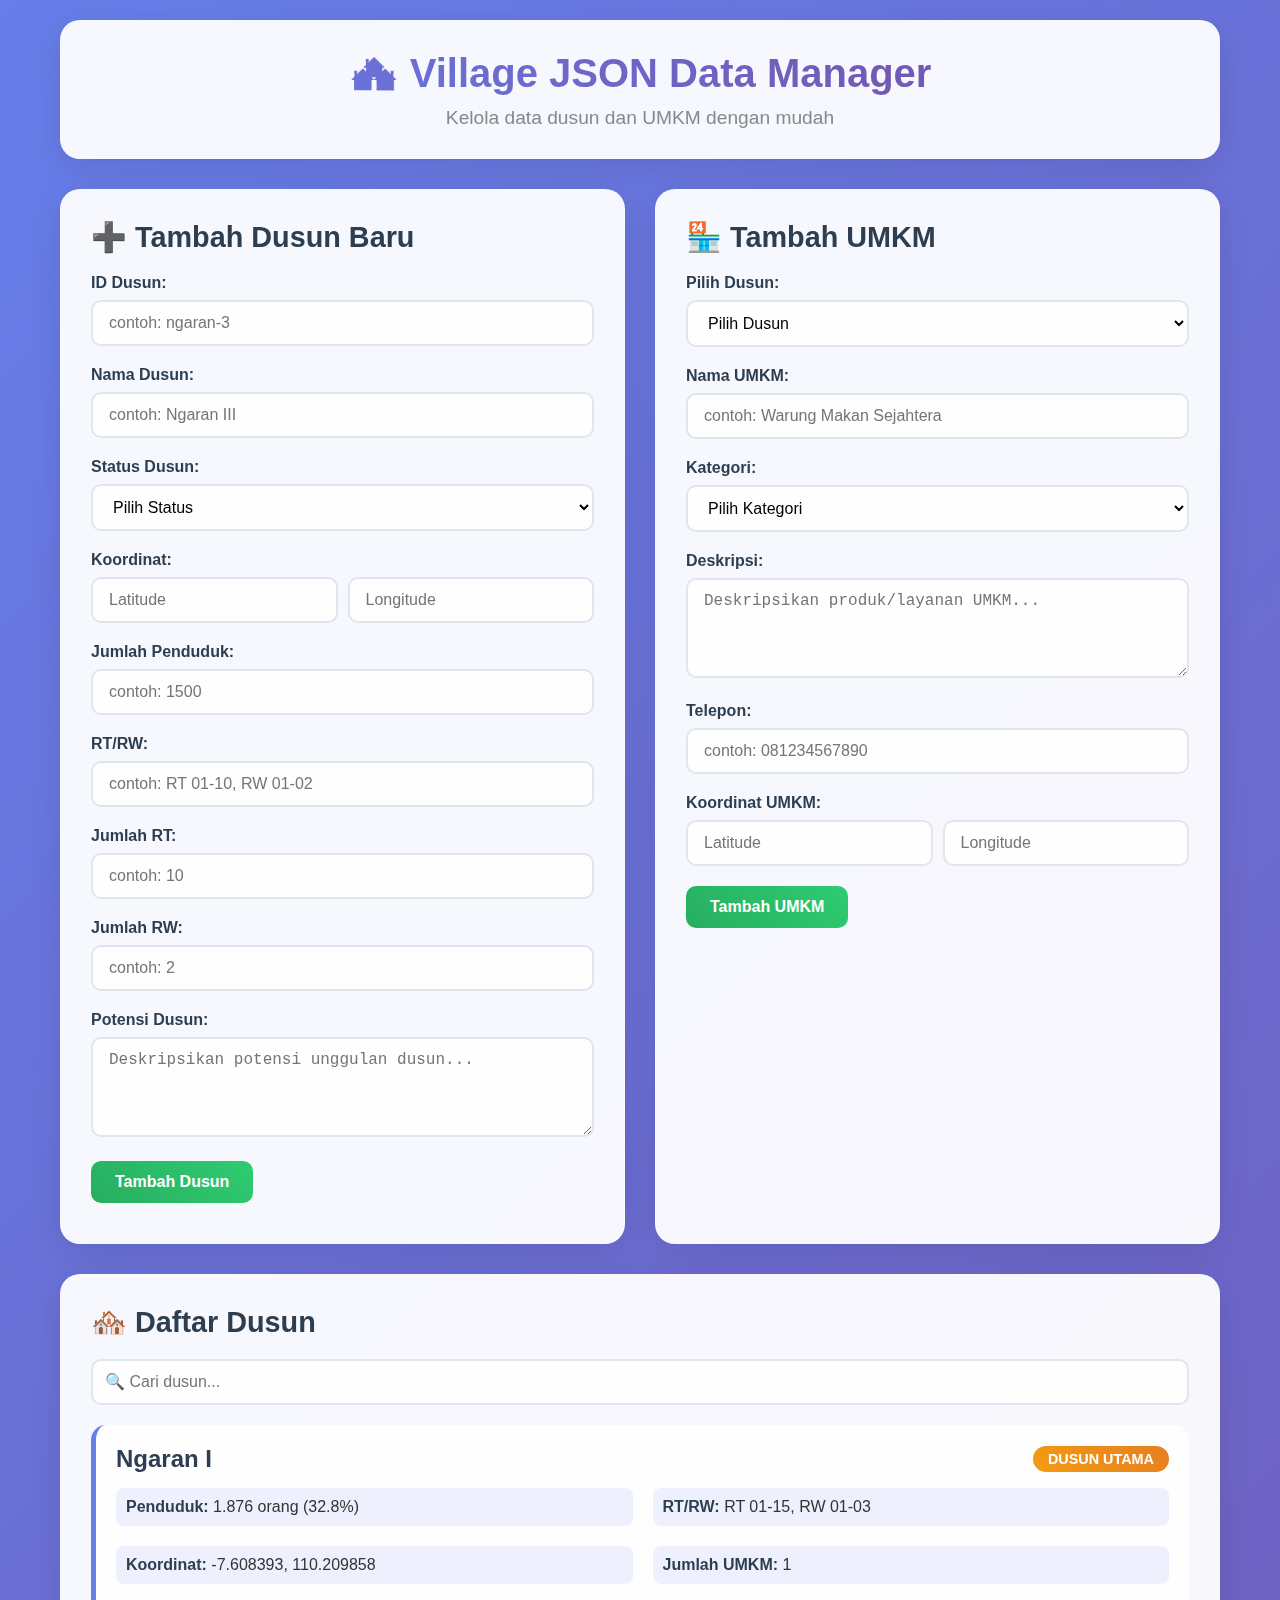
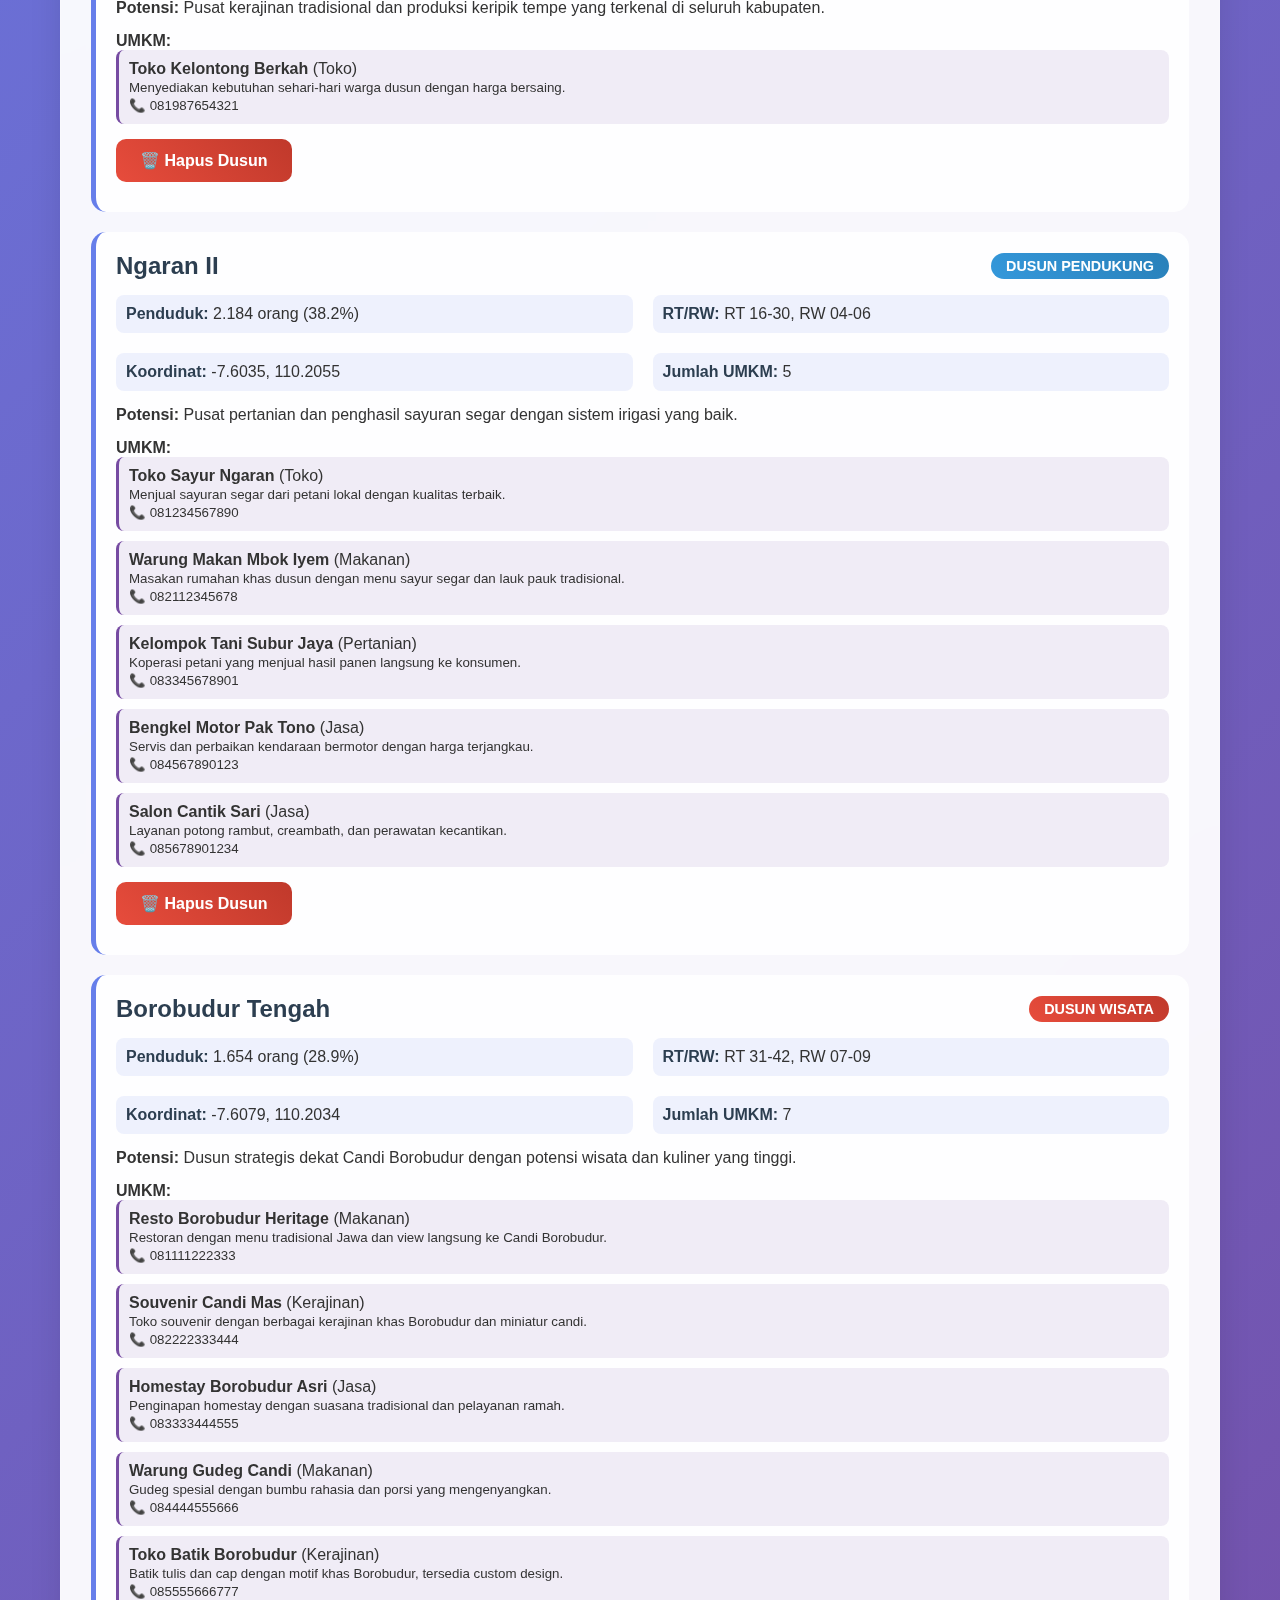
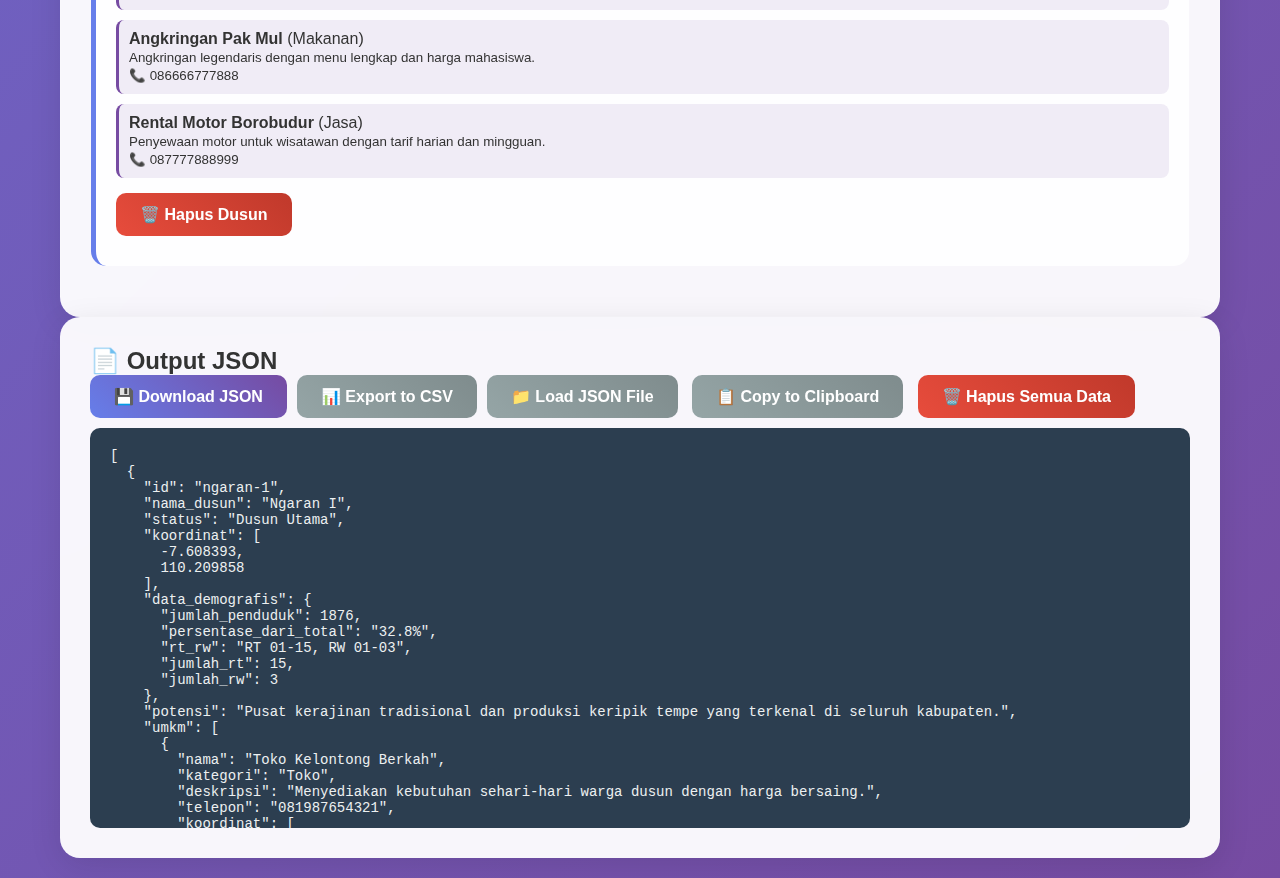
<file: tes.html>
<!DOCTYPE html>
<html lang="id">
  <head>
    <meta charset="UTF-8" />
    <meta name="viewport" content="width=device-width, initial-scale=1.0" />
    <title>Village JSON Data Manager</title>
    <style>
      * {
        margin: 0;
        padding: 0;
        box-sizing: border-box;
      }

      body {
        font-family: "Segoe UI", Tahoma, Geneva, Verdana, sans-serif;
        background: linear-gradient(135deg, #667eea 0%, #764ba2 100%);
        min-height: 100vh;
        color: #333;
      }

      .container {
        max-width: 1200px;
        margin: 0 auto;
        padding: 20px;
      }

      .header {
        background: rgba(255, 255, 255, 0.95);
        backdrop-filter: blur(10px);
        border-radius: 20px;
        padding: 30px;
        margin-bottom: 30px;
        box-shadow: 0 8px 32px rgba(0, 0, 0, 0.1);
        text-align: center;
      }

      .header h1 {
        color: #2c3e50;
        font-size: 2.5em;
        margin-bottom: 10px;
        background: linear-gradient(45deg, #667eea, #764ba2);
        -webkit-background-clip: text;
        -webkit-text-fill-color: transparent;
        background-clip: text;
      }

      .header p {
        color: #7f8c8d;
        font-size: 1.2em;
      }

      .main-content {
        display: grid;
        grid-template-columns: 1fr 1fr;
        gap: 30px;
        margin-bottom: 30px;
      }

      .card {
        background: rgba(255, 255, 255, 0.95);
        backdrop-filter: blur(10px);
        border-radius: 20px;
        padding: 30px;
        box-shadow: 0 8px 32px rgba(0, 0, 0, 0.1);
        border: 1px solid rgba(255, 255, 255, 0.2);
      }

      .card h2 {
        color: #2c3e50;
        margin-bottom: 20px;
        font-size: 1.8em;
        display: flex;
        align-items: center;
        gap: 10px;
      }

      .form-group {
        margin-bottom: 20px;
      }

      .form-group label {
        display: block;
        margin-bottom: 8px;
        color: #2c3e50;
        font-weight: 600;
      }

      .form-group input,
      .form-group select,
      .form-group textarea {
        width: 100%;
        padding: 12px 16px;
        border: 2px solid #e0e6ed;
        border-radius: 10px;
        font-size: 16px;
        transition: all 0.3s ease;
        background: rgba(255, 255, 255, 0.8);
      }

      .form-group input:focus,
      .form-group select:focus,
      .form-group textarea:focus {
        outline: none;
        border-color: #667eea;
        box-shadow: 0 0 0 3px rgba(102, 126, 234, 0.1);
      }

      .form-group textarea {
        resize: vertical;
        min-height: 100px;
      }

      .btn {
        background: linear-gradient(45deg, #667eea, #764ba2);
        color: white;
        border: none;
        padding: 12px 24px;
        border-radius: 10px;
        cursor: pointer;
        font-size: 16px;
        font-weight: 600;
        transition: all 0.3s ease;
        margin-right: 10px;
        margin-bottom: 10px;
      }

      .btn:hover {
        transform: translateY(-2px);
        box-shadow: 0 8px 25px rgba(102, 126, 234, 0.3);
      }

      .btn-secondary {
        background: linear-gradient(45deg, #95a5a6, #7f8c8d);
      }

      .btn-danger {
        background: linear-gradient(45deg, #e74c3c, #c0392b);
      }

      .btn-success {
        background: linear-gradient(45deg, #27ae60, #2ecc71);
      }

      .village-list {
        grid-column: 1 / -1;
      }

      .village-item {
        background: rgba(255, 255, 255, 0.9);
        border-radius: 15px;
        padding: 20px;
        margin-bottom: 20px;
        border-left: 5px solid #667eea;
        transition: all 0.3s ease;
      }

      .village-item:hover {
        transform: translateX(5px);
        box-shadow: 0 5px 20px rgba(0, 0, 0, 0.1);
      }

      .village-header {
        display: flex;
        justify-content: space-between;
        align-items: center;
        margin-bottom: 15px;
      }

      .village-header h3 {
        color: #2c3e50;
        font-size: 1.5em;
      }

      .status-badge {
        padding: 5px 15px;
        border-radius: 20px;
        font-size: 0.9em;
        font-weight: 600;
        text-transform: uppercase;
      }

      .status-utama {
        background: linear-gradient(45deg, #f39c12, #e67e22);
        color: white;
      }

      .status-pendukung {
        background: linear-gradient(45deg, #3498db, #2980b9);
        color: white;
      }

      .status-wisata {
        background: linear-gradient(45deg, #e74c3c, #c0392b);
        color: white;
      }

      .village-details {
        display: grid;
        grid-template-columns: 1fr 1fr;
        gap: 20px;
        margin-bottom: 15px;
      }

      .detail-item {
        background: rgba(102, 126, 234, 0.1);
        padding: 10px;
        border-radius: 8px;
      }

      .detail-item strong {
        color: #2c3e50;
      }

      .umkm-list {
        margin-top: 15px;
      }

      .umkm-item {
        background: rgba(118, 75, 162, 0.1);
        padding: 10px;
        border-radius: 8px;
        margin-bottom: 10px;
        border-left: 3px solid #764ba2;
      }

      .output-section {
        background: rgba(255, 255, 255, 0.95);
        backdrop-filter: blur(10px);
        border-radius: 20px;
        padding: 30px;
        box-shadow: 0 8px 32px rgba(0, 0, 0, 0.1);
      }

      .json-output {
        background: #2c3e50;
        color: #ecf0f1;
        padding: 20px;
        border-radius: 10px;
        font-family: "Courier New", monospace;
        overflow-x: auto;
        max-height: 400px;
        white-space: pre-wrap;
        font-size: 14px;
      }

      .coords-input {
        display: grid;
        grid-template-columns: 1fr 1fr;
        gap: 10px;
      }

      @media (max-width: 768px) {
        .main-content {
          grid-template-columns: 1fr;
        }

        .village-details {
          grid-template-columns: 1fr;
        }

        .coords-input {
          grid-template-columns: 1fr;
        }
      }
    </style>
  </head>
  <body>
    <div class="container">
      <div class="header">
        <h1>🏘️ Village JSON Data Manager</h1>
        <p>Kelola data dusun dan UMKM dengan mudah</p>
      </div>

      <div class="main-content">
        <div class="card">
          <h2>➕ Tambah Dusun Baru</h2>
          <form id="villageForm">
            <div class="form-group">
              <label for="villageId">ID Dusun:</label>
              <input
                type="text"
                id="villageId"
                placeholder="contoh: ngaran-3"
                required
              />
            </div>

            <div class="form-group">
              <label for="villageName">Nama Dusun:</label>
              <input
                type="text"
                id="villageName"
                placeholder="contoh: Ngaran III"
                required
              />
            </div>

            <div class="form-group">
              <label for="villageStatus">Status Dusun:</label>
              <select id="villageStatus" required>
                <option value="">Pilih Status</option>
                <option value="Dusun Utama">Dusun Utama</option>
                <option value="Dusun Pendukung">Dusun Pendukung</option>
                <option value="Dusun Wisata">Dusun Wisata</option>
              </select>
            </div>

            <div class="form-group">
              <label>Koordinat:</label>
              <div class="coords-input">
                <input
                  type="number"
                  step="any"
                  id="villageLat"
                  placeholder="Latitude"
                  required
                />
                <input
                  type="number"
                  step="any"
                  id="villageLng"
                  placeholder="Longitude"
                  required
                />
              </div>
            </div>

            <div class="form-group">
              <label for="villagePopulation">Jumlah Penduduk:</label>
              <input
                type="number"
                id="villagePopulation"
                placeholder="contoh: 1500"
                required
              />
            </div>

            <div class="form-group">
              <label for="villageRtRw">RT/RW:</label>
              <input
                type="text"
                id="villageRtRw"
                placeholder="contoh: RT 01-10, RW 01-02"
                required
              />
            </div>

            <div class="form-group">
              <label for="villageRtCount">Jumlah RT:</label>
              <input
                type="number"
                id="villageRtCount"
                placeholder="contoh: 10"
                required
              />
            </div>

            <div class="form-group">
              <label for="villageRwCount">Jumlah RW:</label>
              <input
                type="number"
                id="villageRwCount"
                placeholder="contoh: 2"
                required
              />
            </div>

            <div class="form-group">
              <label for="villagePotensi">Potensi Dusun:</label>
              <textarea
                id="villagePotensi"
                placeholder="Deskripsikan potensi unggulan dusun..."
                required
              ></textarea>
            </div>

            <button type="submit" class="btn btn-success">Tambah Dusun</button>
          </form>
        </div>

        <div class="card">
          <h2>🏪 Tambah UMKM</h2>
          <form id="umkmForm">
            <div class="form-group">
              <label for="umkmVillage">Pilih Dusun:</label>
              <select id="umkmVillage" required>
                <option value="">Pilih Dusun</option>
              </select>
            </div>

            <div class="form-group">
              <label for="umkmName">Nama UMKM:</label>
              <input
                type="text"
                id="umkmName"
                placeholder="contoh: Warung Makan Sejahtera"
                required
              />
            </div>

            <div class="form-group">
              <label for="umkmCategory">Kategori:</label>
              <select id="umkmCategory" required>
                <option value="">Pilih Kategori</option>
                <option value="Toko">Toko</option>
                <option value="Makanan">Makanan</option>
                <option value="Pertanian">Pertanian</option>
                <option value="Jasa">Jasa</option>
                <option value="Kerajinan">Kerajinan</option>
              </select>
            </div>

            <div class="form-group">
              <label for="umkmDescription">Deskripsi:</label>
              <textarea
                id="umkmDescription"
                placeholder="Deskripsikan produk/layanan UMKM..."
                required
              ></textarea>
            </div>

            <div class="form-group">
              <label for="umkmPhone">Telepon:</label>
              <input
                type="tel"
                id="umkmPhone"
                placeholder="contoh: 081234567890"
                required
              />
            </div>

            <div class="form-group">
              <label>Koordinat UMKM:</label>
              <div class="coords-input">
                <input
                  type="number"
                  step="any"
                  id="umkmLat"
                  placeholder="Latitude"
                  required
                />
                <input
                  type="number"
                  step="any"
                  id="umkmLng"
                  placeholder="Longitude"
                  required
                />
              </div>
            </div>

            <button type="submit" class="btn btn-success">Tambah UMKM</button>
          </form>
        </div>
      </div>

      <div class="card village-list">
        <h2>🏘️ Daftar Dusun</h2>
        <div id="villagesList"></div>
      </div>

      <div class="output-section">
        <h2>📄 Output JSON</h2>
        <button class="btn" onclick="downloadJson()">💾 Download JSON</button>
        <button class="btn btn-secondary" onclick="copyToClipboard()">
          📋 Copy to Clipboard
        </button>
        <button class="btn btn-danger" onclick="clearAllData()">
          🗑️ Hapus Semua Data
        </button>
        <div class="json-output" id="jsonOutput"></div>
      </div>
    </div>

    <script>
      // Data villages yang akan dikelola
      let villagesData = [
        {
          id: "ngaran-1",
          nama_dusun: "Ngaran I",
          status: "Dusun Utama",
          koordinat: [-7.608393, 110.209858],
          data_demografis: {
            jumlah_penduduk: 1876,
            persentase_dari_total: "21.0%",
            rt_rw: "RT 01-15, RW 01-03",
            jumlah_rt: 15,
            jumlah_rw: 3,
          },
          potensi:
            "Pusat kerajinan tradisional dan produksi keripik tempe yang terkenal di seluruh kabupaten.",
          umkm: [
            {
              nama: "Toko Kelontong Berkah",
              kategori: "Toko",
              deskripsi:
                "Menyediakan kebutuhan sehari-hari warga dusun dengan harga bersaing.",
              telepon: "081987654321",
              koordinat: [-7.608193, 110.210058],
              link_gmaps: "https://maps.app.goo.gl/ngaran1-toko",
            },
          ],
        },
        {
          id: "ngaran-2",
          nama_dusun: "Ngaran II",
          status: "Dusun Pendukung",
          koordinat: [-7.6035, 110.2055],
          data_demografis: {
            jumlah_penduduk: 2184,
            persentase_dari_total: "24.4%",
            rt_rw: "RT 16-30, RW 04-06",
            jumlah_rt: 15,
            jumlah_rw: 3,
          },
          potensi:
            "Pusat pertanian dan penghasil sayuran segar dengan sistem irigasi yang baik.",
          umkm: [
            {
              nama: "Toko Sayur Ngaran",
              kategori: "Toko",
              deskripsi:
                "Menjual sayuran segar dari petani lokal dengan kualitas terbaik.",
              telepon: "081234567890",
              koordinat: [-7.6033, 110.2057],
              link_gmaps: "https://maps.app.goo.gl/ngaran2-sayur",
            },
            {
              nama: "Warung Makan Mbok Iyem",
              kategori: "Makanan",
              deskripsi:
                "Masakan rumahan khas dusun dengan menu sayur segar dan lauk pauk tradisional.",
              telepon: "082112345678",
              koordinat: [-7.6037, 110.2053],
              link_gmaps: "https://maps.app.goo.gl/ngaran2-warung",
            },
            {
              nama: "Kelompok Tani Subur Jaya",
              kategori: "Pertanian",
              deskripsi:
                "Koperasi petani yang menjual hasil panen langsung ke konsumen.",
              telepon: "083345678901",
              koordinat: [-7.6031, 110.2059],
              link_gmaps: "https://maps.app.goo.gl/ngaran2-tani",
            },
            {
              nama: "Bengkel Motor Pak Tono",
              kategori: "Jasa",
              deskripsi:
                "Servis dan perbaikan kendaraan bermotor dengan harga terjangkau.",
              telepon: "084567890123",
              koordinat: [-7.6039, 110.2051],
              link_gmaps: "https://maps.app.goo.gl/ngaran2-bengkel",
            },
            {
              nama: "Salon Cantik Sari",
              kategori: "Jasa",
              deskripsi:
                "Layanan potong rambut, creambath, dan perawatan kecantikan.",
              telepon: "085678901234",
              koordinat: [-7.6033, 110.2061],
              link_gmaps: "https://maps.app.goo.gl/ngaran2-salon",
            },
          ],
        },
        {
          id: "borobudur-tengah",
          nama_dusun: "Borobudur Tengah",
          status: "Dusun Wisata",
          koordinat: [-7.6079, 110.2034],
          data_demografis: {
            jumlah_penduduk: 1654,
            persentase_dari_total: "18.5%",
            rt_rw: "RT 31-42, RW 07-09",
            jumlah_rt: 12,
            jumlah_rw: 3,
          },
          potensi:
            "Dusun strategis dekat Candi Borobudur dengan potensi wisata dan kuliner yang tinggi.",
          umkm: [
            {
              nama: "Resto Borobudur Heritage",
              kategori: "Makanan",
              deskripsi:
                "Restoran dengan menu tradisional Jawa dan view langsung ke Candi Borobudur.",
              telepon: "081111222333",
              koordinat: [-7.6077, 110.2036],
              link_gmaps: "https://maps.app.goo.gl/borobudur-resto",
            },
            {
              nama: "Souvenir Candi Mas",
              kategori: "Kerajinan",
              deskripsi:
                "Toko souvenir dengan berbagai kerajinan khas Borobudur dan miniatur candi.",
              telepon: "082222333444",
              koordinat: [-7.6081, 110.2032],
              link_gmaps: "https://maps.app.goo.gl/borobudur-souvenir",
            },
            {
              nama: "Homestay Borobudur Asri",
              kategori: "Jasa",
              deskripsi:
                "Penginapan homestay dengan suasana tradisional dan pelayanan ramah.",
              telepon: "083333444555",
              koordinat: [-7.6075, 110.2038],
              link_gmaps: "https://maps.app.goo.gl/borobudur-homestay",
            },
            {
              nama: "Warung Gudeg Candi",
              kategori: "Makanan",
              deskripsi:
                "Gudeg spesial dengan bumbu rahasia dan porsi yang mengenyangkan.",
              telepon: "084444555666",
              koordinat: [-7.6083, 110.203],
              link_gmaps: "https://maps.app.goo.gl/borobudur-gudeg",
            },
            {
              nama: "Toko Batik Borobudur",
              kategori: "Kerajinan",
              deskripsi:
                "Batik tulis dan cap dengan motif khas Borobudur, tersedia custom design.",
              telepon: "085555666777",
              koordinat: [-7.6073, 110.204],
              link_gmaps: "https://maps.app.goo.gl/borobudur-batik",
            },
            {
              nama: "Angkringan Pak Mul",
              kategori: "Makanan",
              deskripsi:
                "Angkringan legendaris dengan menu lengkap dan harga mahasiswa.",
              telepon: "086666777888",
              koordinat: [-7.6085, 110.2028],
              link_gmaps: "https://maps.app.goo.gl/borobudur-angkringan",
            },
            {
              nama: "Rental Motor Borobudur",
              kategori: "Jasa",
              deskripsi:
                "Penyewaan motor untuk wisatawan dengan tarif harian dan mingguan.",
              telepon: "087777888999",
              koordinat: [-7.6071, 110.2042],
              link_gmaps: "https://maps.app.goo.gl/borobudur-rental",
            },
          ],
        },
      ];

      // Fungsi untuk menghitung persentase dari total
      function calculatePercentage() {
        const totalPopulation = villagesData.reduce(
          (sum, village) => sum + village.data_demografis.jumlah_penduduk,
          0
        );
        villagesData.forEach((village) => {
          const percentage = (
            (village.data_demografis.jumlah_penduduk / totalPopulation) *
            100
          ).toFixed(1);
          village.data_demografis.persentase_dari_total = percentage + "%";
        });
      }

      // Fungsi untuk memperbarui dropdown dusun
      function updateVillageDropdown() {
        const dropdown = document.getElementById("umkmVillage");
        dropdown.innerHTML = '<option value="">Pilih Dusun</option>';

        villagesData.forEach((village) => {
          const option = document.createElement("option");
          option.value = village.id;
          option.textContent = village.nama_dusun;
          dropdown.appendChild(option);
        });
      }

      // Fungsi untuk menampilkan daftar dusun
      function displayVillages() {
        const container = document.getElementById("villagesList");
        container.innerHTML = "";

        villagesData.forEach((village, index) => {
          const villageDiv = document.createElement("div");
          villageDiv.className = "village-item";

          const statusClass = village.status
            .toLowerCase()
            .replace(/\s+/g, "-")
            .replace("dusun-", "status-");

          villageDiv.innerHTML = `
                    <div class="village-header">
                        <h3>${village.nama_dusun}</h3>
                        <span class="status-badge ${statusClass}">${
            village.status
          }</span>
                    </div>
                    <div class="village-details">
                        <div class="detail-item">
                            <strong>Penduduk:</strong> ${village.data_demografis.jumlah_penduduk.toLocaleString(
                              "id-ID"
                            )} orang (${
            village.data_demografis.persentase_dari_total
          })
                        </div>
                        <div class="detail-item">
                            <strong>RT/RW:</strong> ${
                              village.data_demografis.rt_rw
                            }
                        </div>
                        <div class="detail-item">
                            <strong>Koordinat:</strong> ${
                              village.koordinat[0]
                            }, ${village.koordinat[1]}
                        </div>
                        <div class="detail-item">
                            <strong>Jumlah UMKM:</strong> ${village.umkm.length}
                        </div>
                    </div>
                    <p><strong>Potensi:</strong> ${village.potensi}</p>
                    <div class="umkm-list">
                        <strong>UMKM:</strong>
                        ${village.umkm
                          .map(
                            (umkm) => `
                            <div class="umkm-item">
                                <strong>${umkm.nama}</strong> (${umkm.kategori})<br>
                                <small>${umkm.deskripsi}</small><br>
                                <small>📞 ${umkm.telepon}</small>
                            </div>
                        `
                          )
                          .join("")}
                    </div>
                    <div style="margin-top: 15px;">
                        <button class="btn btn-danger" onclick="deleteVillage(${index})">🗑️ Hapus Dusun</button>
                    </div>
                `;

          container.appendChild(villageDiv);
        });
      }

      // Fungsi untuk memperbarui output JSON
      function updateJsonOutput() {
        const output = document.getElementById("jsonOutput");
        output.textContent = JSON.stringify(villagesData, null, 2);
      }

      // Event listener untuk form dusun
      document
        .getElementById("villageForm")
        .addEventListener("submit", function (e) {
          e.preventDefault();

          const newVillage = {
            id: document.getElementById("villageId").value,
            nama_dusun: document.getElementById("villageName").value,
            status: document.getElementById("villageStatus").value,
            koordinat: [
              parseFloat(document.getElementById("villageLat").value),
              parseFloat(document.getElementById("villageLng").value),
            ],
            data_demografis: {
              jumlah_penduduk: parseInt(
                document.getElementById("villagePopulation").value
              ),
              persentase_dari_total: "0%", // Akan dihitung ulang
              rt_rw: document.getElementById("villageRtRw").value,
              jumlah_rt: parseInt(
                document.getElementById("villageRtCount").value
              ),
              jumlah_rw: parseInt(
                document.getElementById("villageRwCount").value
              ),
            },
            potensi: document.getElementById("villagePotensi").value,
            umkm: [],
          };

          villagesData.push(newVillage);
          calculatePercentage();
          updateDisplay();

          this.reset();
          alert("Dusun berhasil ditambahkan!");
        });

      // Event listener untuk form UMKM
      document
        .getElementById("umkmForm")
        .addEventListener("submit", function (e) {
          e.preventDefault();

          const villageId = document.getElementById("umkmVillage").value;
          const village = villagesData.find((v) => v.id === villageId);

          if (village) {
            const newUmkm = {
              nama: document.getElementById("umkmName").value,
              kategori: document.getElementById("umkmCategory").value,
              deskripsi: document.getElementById("umkmDescription").value,
              telepon: document.getElementById("umkmPhone").value,
              koordinat: [
                parseFloat(document.getElementById("umkmLat").value),
                parseFloat(document.getElementById("umkmLng").value),
              ],
              link_gmaps: `https://maps.app.goo.gl/${villageId}-${Date.now()}`,
            };

            village.umkm.push(newUmkm);
            updateDisplay();

            this.reset();
            alert("UMKM berhasil ditambahkan!");
          } else {
            alert("Pilih dusun terlebih dahulu!");
          }
        });

      // Fungsi untuk menghapus dusun
      function deleteVillage(index) {
        if (confirm("Apakah Anda yakin ingin menghapus dusun ini?")) {
          villagesData.splice(index, 1);
          calculatePercentage();
          updateDisplay();
          alert("Dusun berhasil dihapus!");
        }
      }

      // Fungsi untuk menghapus semua data
      function clearAllData() {
        if (
          confirm(
            "Apakah Anda yakin ingin menghapus semua data? Tindakan ini tidak dapat dibatalkan!"
          )
        ) {
          villagesData = [];
          updateDisplay();
          alert("Semua data berhasil dihapus!");
        }
      }

      // Fungsi untuk download JSON
      function downloadJson() {
        const dataStr = JSON.stringify(villagesData, null, 2);
        const dataUri =
          "data:application/json;charset=utf-8," + encodeURIComponent(dataStr);

        const exportFileDefaultName = "villages_data.json";

        const linkElement = document.createElement("a");
        linkElement.setAttribute("href", dataUri);
        linkElement.setAttribute("download", exportFileDefaultName);
        linkElement.click();
      }

      // Fungsi untuk copy ke clipboard
      function copyToClipboard() {
        const jsonText = JSON.stringify(villagesData, null, 2);
        navigator.clipboard
          .writeText(jsonText)
          .then(() => {
            alert("JSON berhasil disalin ke clipboard!");
          })
          .catch((err) => {
            console.error("Gagal menyalin ke clipboard: ", err);
            alert(
              "Gagal menyalin ke clipboard. Silakan salin manual dari text area."
            );
          });
      }

      // Fungsi untuk memperbarui tampilan
      function updateDisplay() {
        updateVillageDropdown();
        displayVillages();
        updateJsonOutput();
      }

      // Fungsi untuk load data dari file JSON
      function loadJsonFile() {
        const input = document.createElement("input");
        input.type = "file";
        input.accept = ".json";
        input.onchange = function (e) {
          const file = e.target.files[0];
          if (file) {
            const reader = new FileReader();
            reader.onload = function (event) {
              try {
                const data = JSON.parse(event.target.result);
                villagesData = data;
                calculatePercentage();
                updateDisplay();
                alert("Data berhasil dimuat!");
              } catch (error) {
                alert("File JSON tidak valid!");
                console.error("Error parsing JSON:", error);
              }
            };
            reader.readAsText(file);
          }
        };
        input.click();
      }

      // Inisialisasi aplikasi
      document.addEventListener("DOMContentLoaded", function () {
        calculatePercentage();
        updateDisplay();

        // Tambahkan tombol load JSON
        const loadButton = document.createElement("button");
        loadButton.className = "btn btn-secondary";
        loadButton.innerHTML = "📁 Load JSON File";
        loadButton.onclick = loadJsonFile;

        const outputSection = document.querySelector(".output-section");
        const existingButtons =
          outputSection.querySelector("h2").nextElementSibling;
        outputSection.insertBefore(loadButton, existingButtons.nextSibling);
      });

      // Fungsi utility untuk validasi data
      function validateVillageData(village) {
        const required = [
          "id",
          "nama_dusun",
          "status",
          "koordinat",
          "data_demografis",
          "potensi",
        ];
        return required.every((field) => village.hasOwnProperty(field));
      }

      // Fungsi untuk export data ke format CSV
      function exportToCSV() {
        let csvContent =
          "ID,Nama Dusun,Status,Latitude,Longitude,Jumlah Penduduk,Persentase,RT/RW,Jumlah RT,Jumlah RW,Potensi,Jumlah UMKM\n";

        villagesData.forEach((village) => {
          const row = [
            village.id,
            village.nama_dusun,
            village.status,
            village.koordinat[0],
            village.koordinat[1],
            village.data_demografis.jumlah_penduduk,
            village.data_demografis.persentase_dari_total,
            village.data_demografis.rt_rw,
            village.data_demografis.jumlah_rt,
            village.data_demografis.jumlah_rw,
            village.potensi.replace(/,/g, ";"),
            village.umkm.length,
          ]
            .map((field) => `"${field}"`)
            .join(",");
          csvContent += row + "\n";
        });

        const dataUri =
          "data:text/csv;charset=utf-8," + encodeURIComponent(csvContent);
        const linkElement = document.createElement("a");
        linkElement.setAttribute("href", dataUri);
        linkElement.setAttribute("download", "villages_data.csv");
        linkElement.click();
      }

      // Fungsi untuk menambahkan tombol export CSV
      document.addEventListener("DOMContentLoaded", function () {
        const csvButton = document.createElement("button");
        csvButton.className = "btn btn-secondary";
        csvButton.innerHTML = "📊 Export to CSV";
        csvButton.onclick = exportToCSV;

        const outputSection = document.querySelector(".output-section");
        const buttonContainer =
          outputSection.querySelector("h2").nextElementSibling;
        buttonContainer.parentNode.insertBefore(
          csvButton,
          buttonContainer.nextSibling
        );
      });

      // Fungsi untuk search/filter dusun
      function searchVillages() {
        const searchTerm = document
          .getElementById("searchInput")
          .value.toLowerCase();
        const filteredVillages = villagesData.filter(
          (village) =>
            village.nama_dusun.toLowerCase().includes(searchTerm) ||
            village.status.toLowerCase().includes(searchTerm) ||
            village.potensi.toLowerCase().includes(searchTerm)
        );

        displayFilteredVillages(filteredVillages);
      }

      function displayFilteredVillages(villages) {
        const container = document.getElementById("villagesList");
        container.innerHTML = "";

        villages.forEach((village, index) => {
          const originalIndex = villagesData.findIndex(
            (v) => v.id === village.id
          );
          const villageDiv = document.createElement("div");
          villageDiv.className = "village-item";

          const statusClass = village.status
            .toLowerCase()
            .replace(/\s+/g, "-")
            .replace("dusun-", "status-");

          villageDiv.innerHTML = `
                    <div class="village-header">
                        <h3>${village.nama_dusun}</h3>
                        <span class="status-badge ${statusClass}">${
            village.status
          }</span>
                    </div>
                    <div class="village-details">
                        <div class="detail-item">
                            <strong>Penduduk:</strong> ${village.data_demografis.jumlah_penduduk.toLocaleString(
                              "id-ID"
                            )} orang (${
            village.data_demografis.persentase_dari_total
          })
                        </div>
                        <div class="detail-item">
                            <strong>RT/RW:</strong> ${
                              village.data_demografis.rt_rw
                            }
                        </div>
                        <div class="detail-item">
                            <strong>Koordinat:</strong> ${
                              village.koordinat[0]
                            }, ${village.koordinat[1]}
                        </div>
                        <div class="detail-item">
                            <strong>Jumlah UMKM:</strong> ${village.umkm.length}
                        </div>
                    </div>
                    <p><strong>Potensi:</strong> ${village.potensi}</p>
                    <div class="umkm-list">
                        <strong>UMKM:</strong>
                        ${village.umkm
                          .map(
                            (umkm) => `
                            <div class="umkm-item">
                                <strong>${umkm.nama}</strong> (${umkm.kategori})<br>
                                <small>${umkm.deskripsi}</small><br>
                                <small>📞 ${umkm.telepon}</small>
                            </div>
                        `
                          )
                          .join("")}
                    </div>
                    <div style="margin-top: 15px;">
                        <button class="btn btn-danger" onclick="deleteVillage(${originalIndex})">🗑️ Hapus Dusun</button>
                    </div>
                `;

          container.appendChild(villageDiv);
        });
      }

      // Menambahkan search input ke tampilan
      document.addEventListener("DOMContentLoaded", function () {
        const villageListCard = document.querySelector(".village-list");
        const searchDiv = document.createElement("div");
        searchDiv.innerHTML = `
                <div class="form-group" style="margin-bottom: 20px;">
                    <input type="text" id="searchInput" placeholder="🔍 Cari dusun..." onkeyup="searchVillages()" style="width: 100%; padding: 12px; border: 2px solid #e0e6ed; border-radius: 10px;">
                </div>
            `;
        villageListCard.insertBefore(
          searchDiv,
          villageListCard.querySelector("#villagesList")
        );
      });
    </script>
  </body>
</html>
</file>
